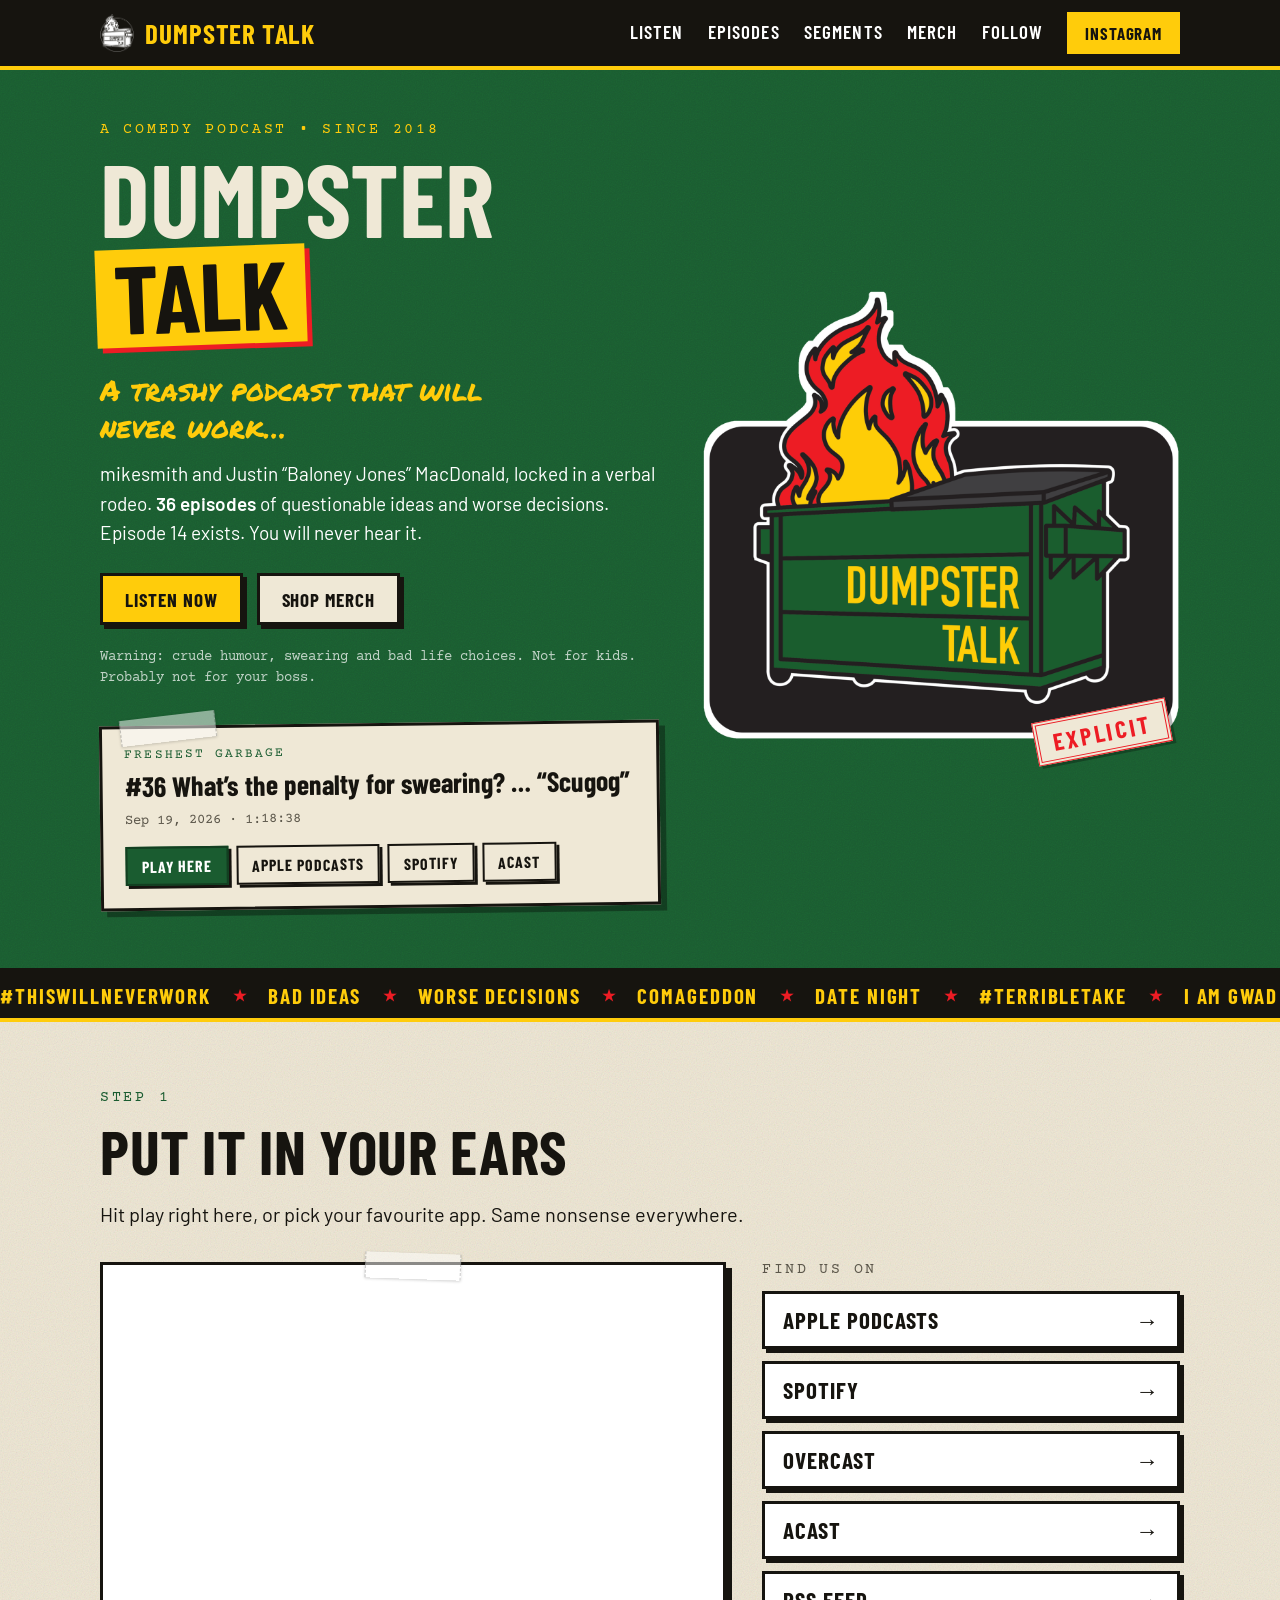
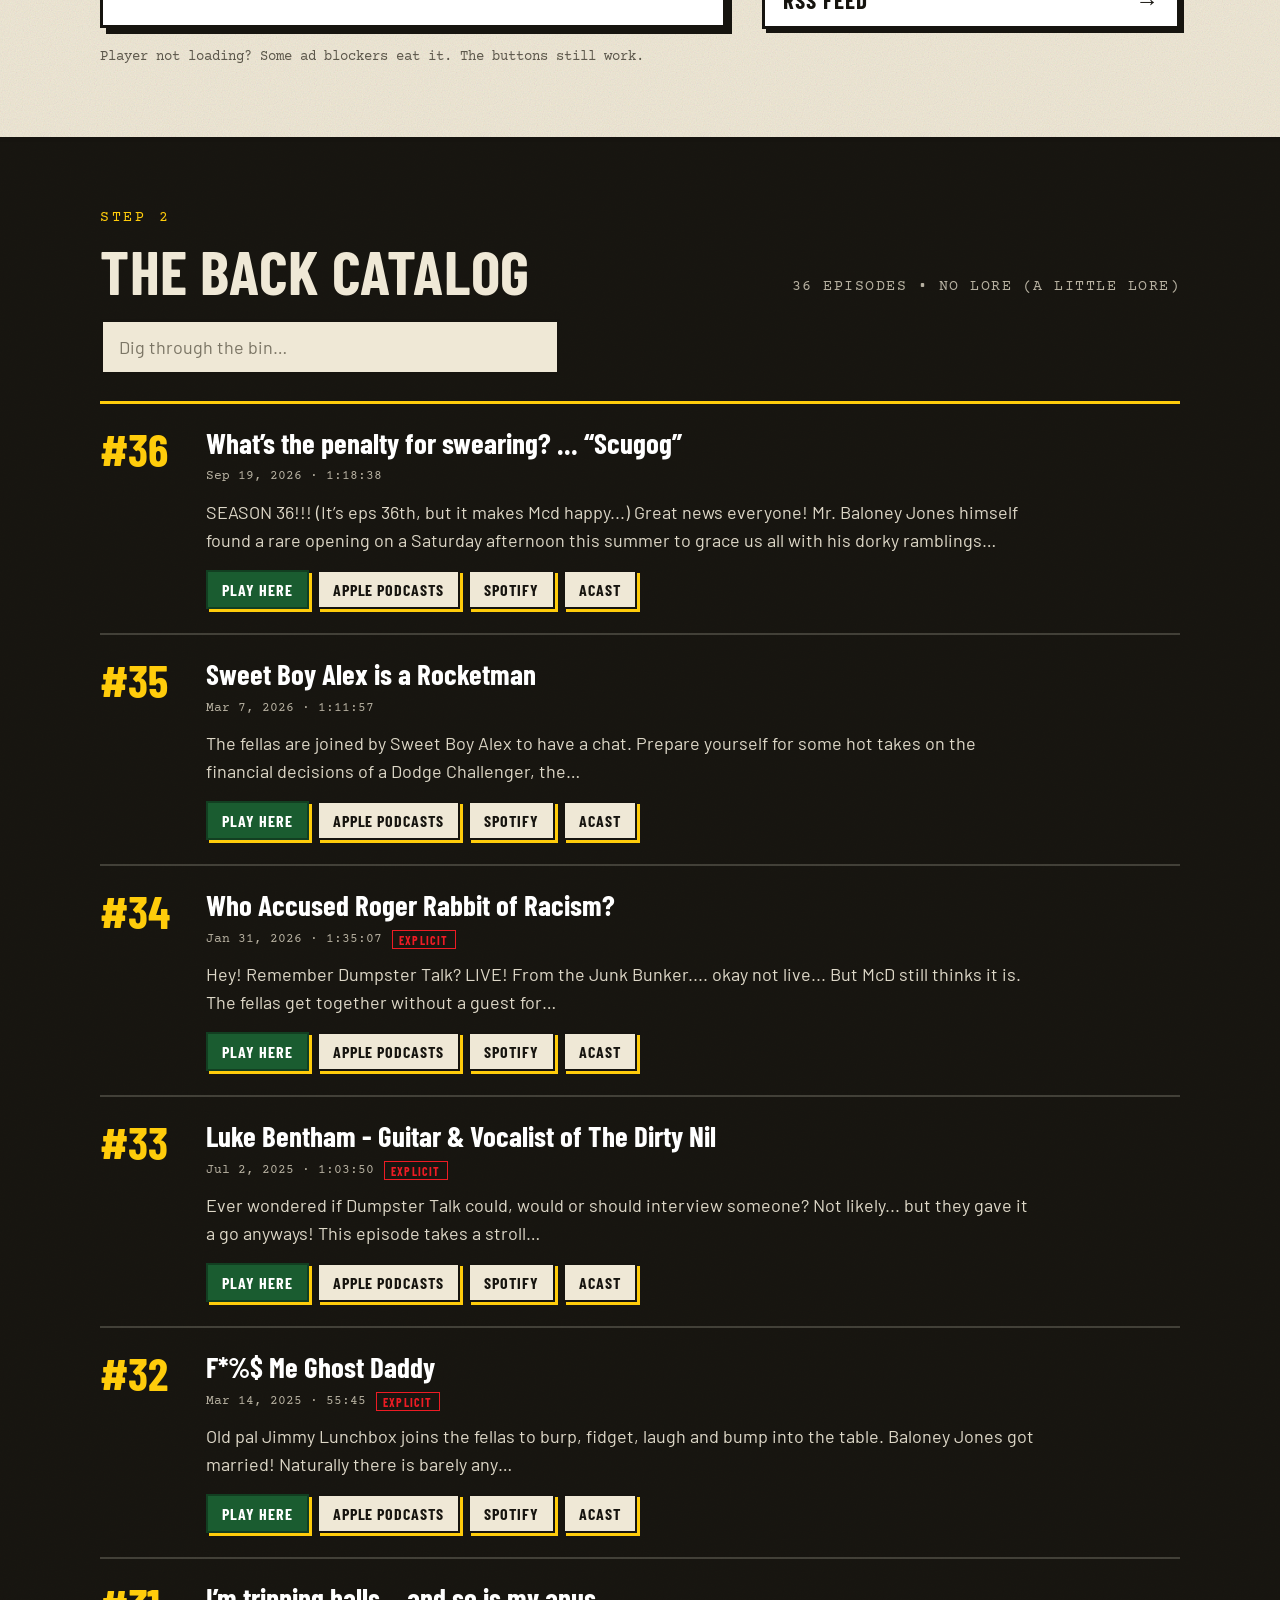
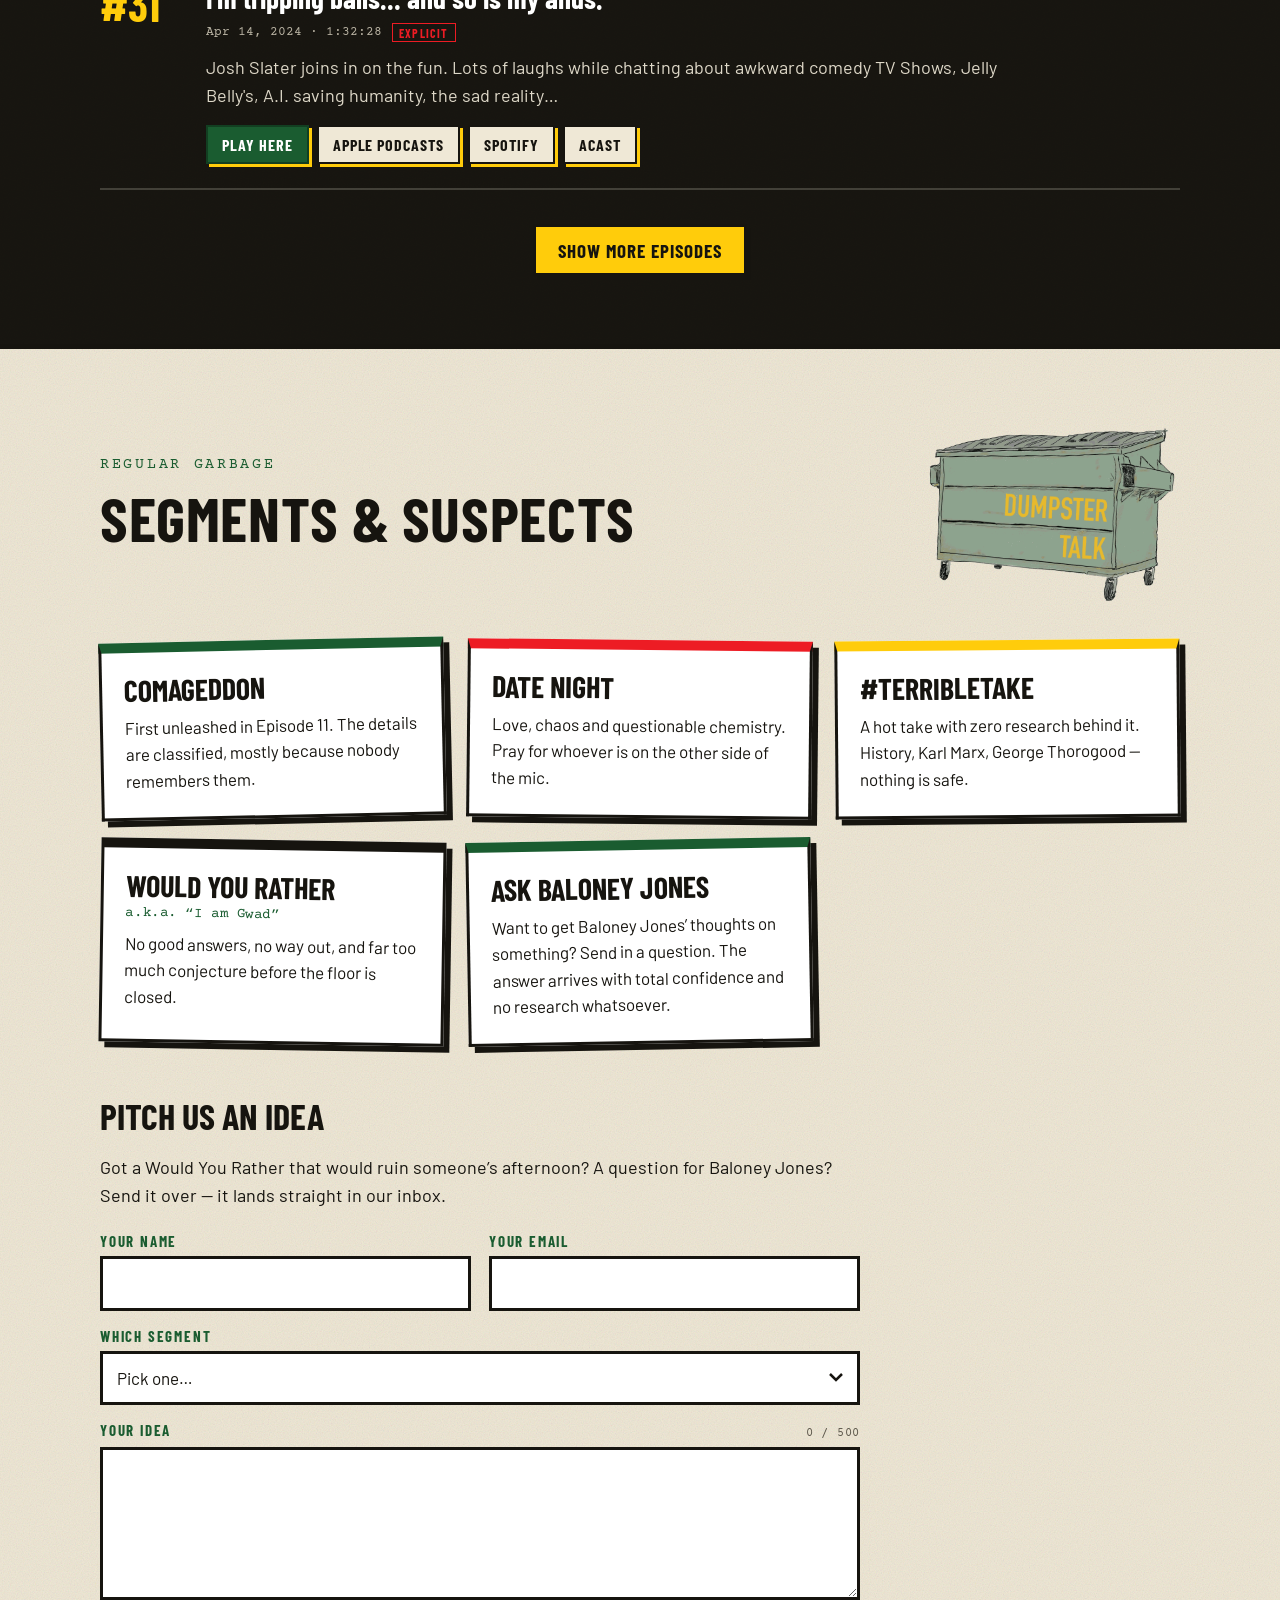
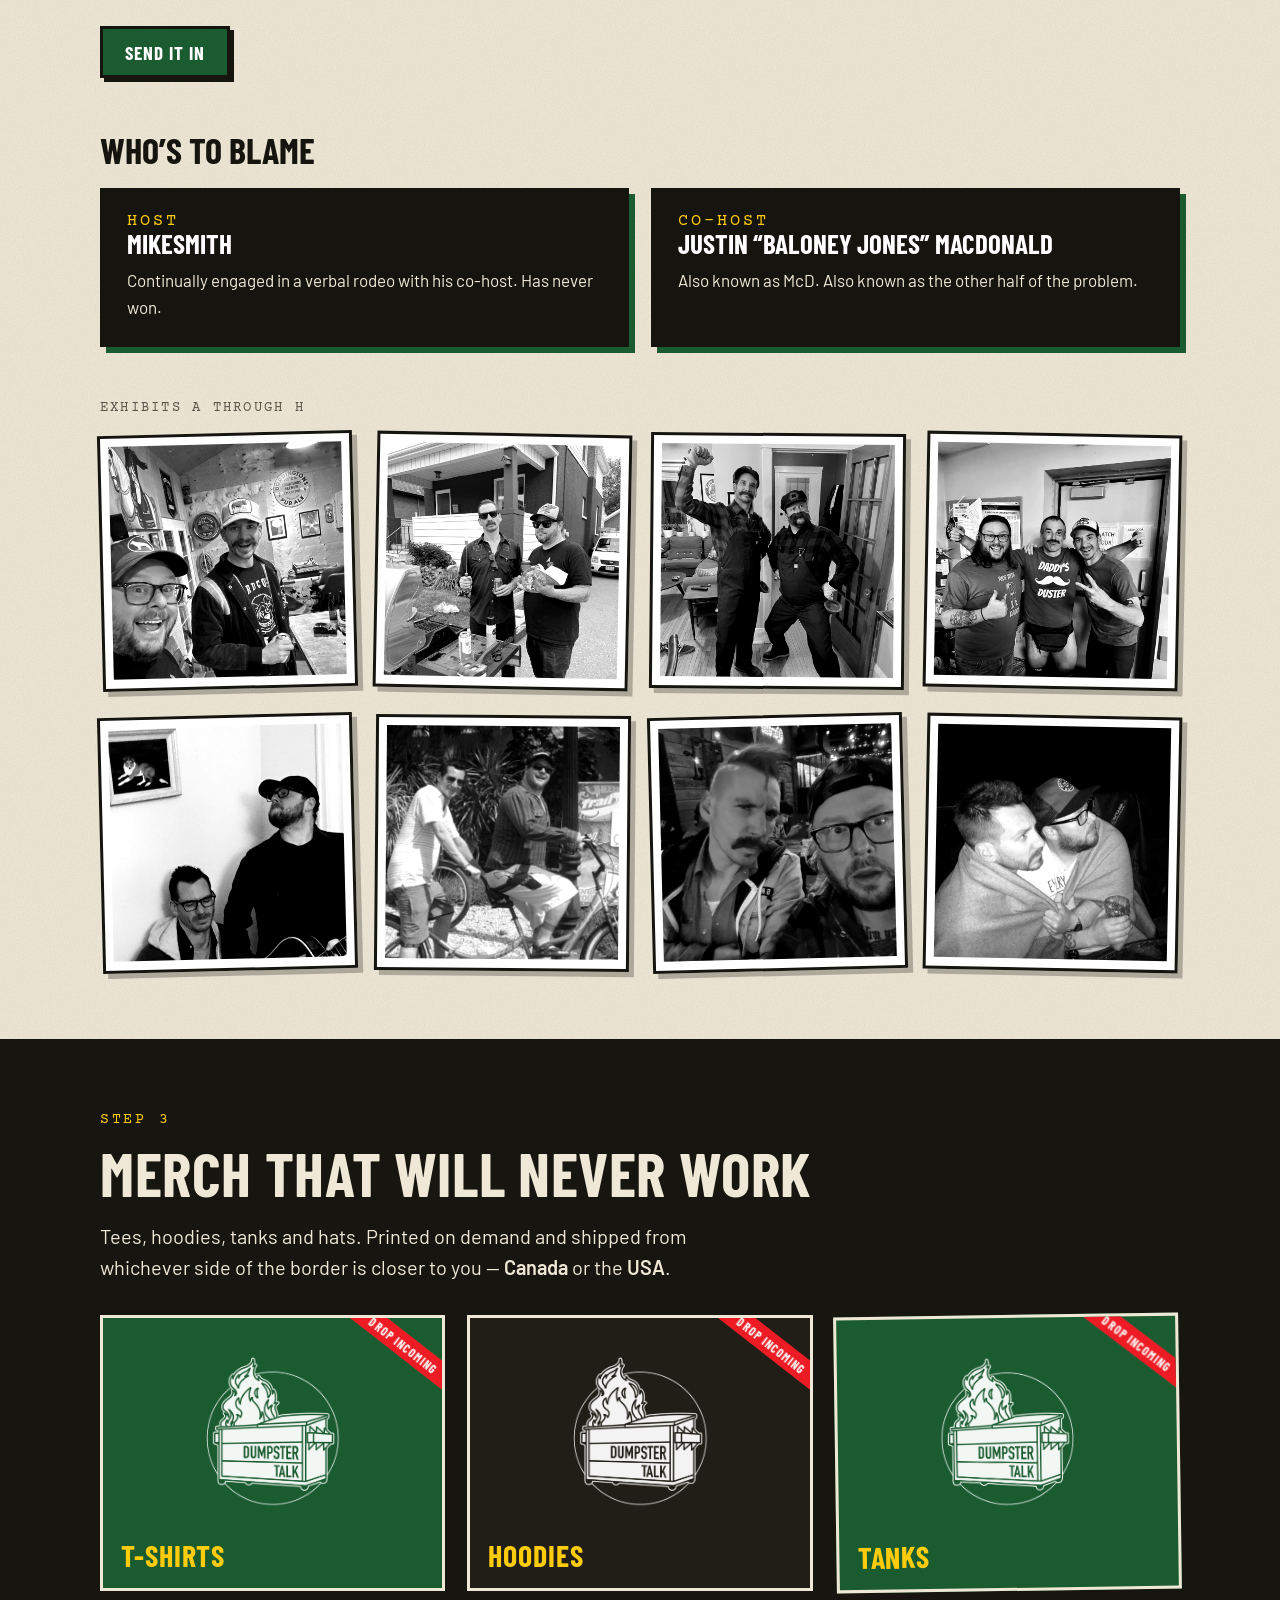
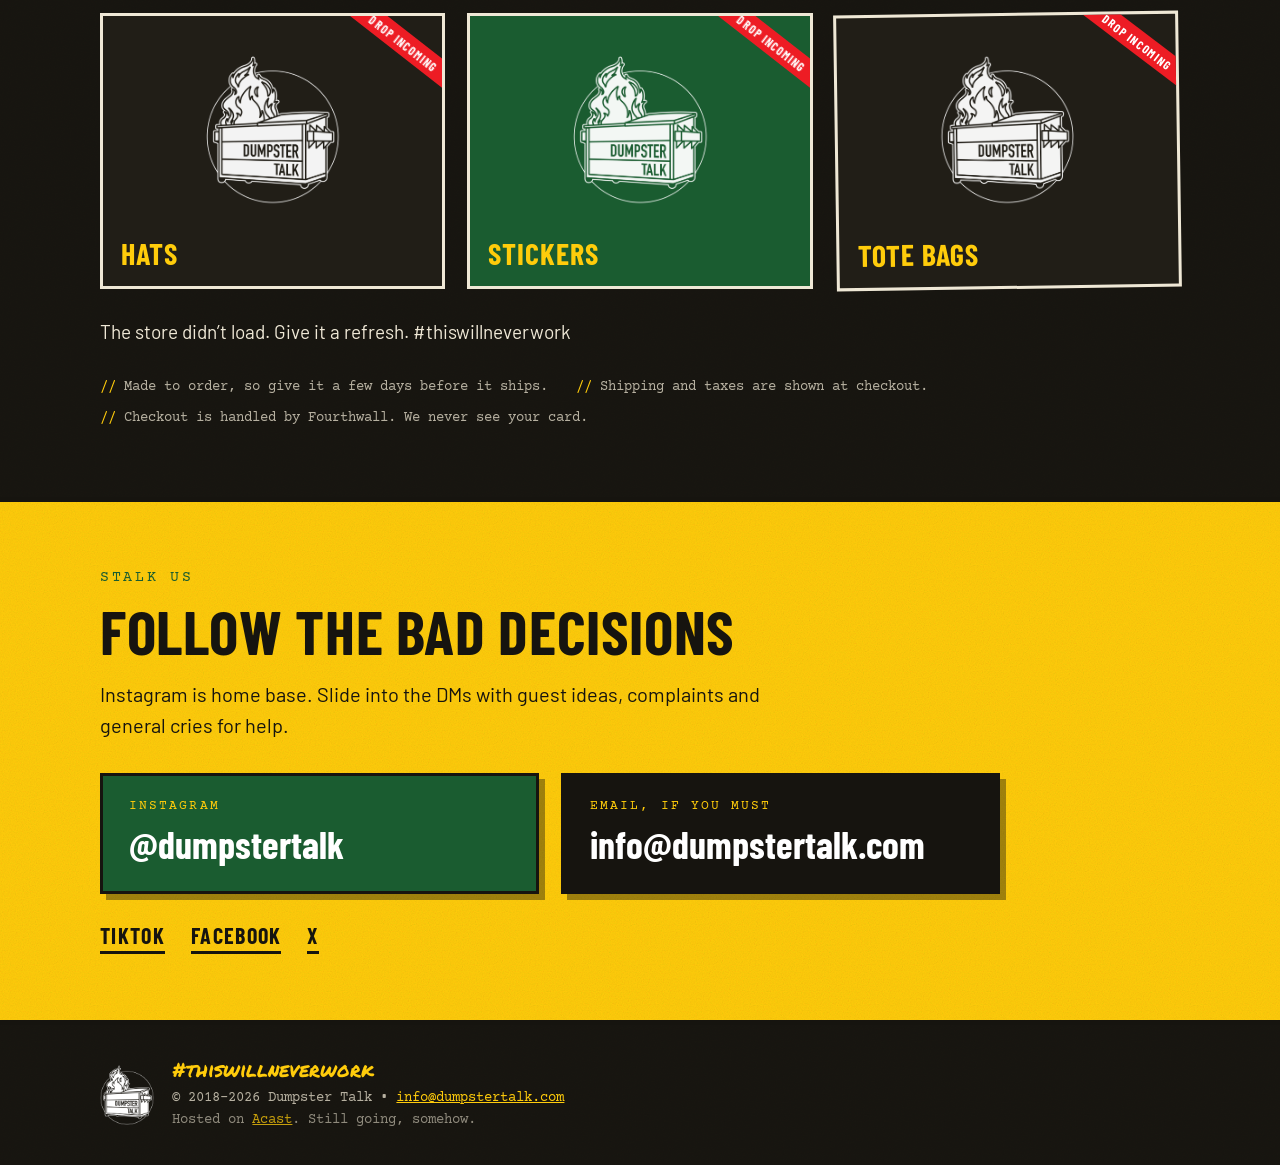
<file: index.html>
<!doctype html>
<html lang="en">
<head>
  <meta charset="utf-8">
  <meta name="viewport" content="width=device-width, initial-scale=1">
  <title>Dumpster Talk | A trashy podcast that will never work</title>
  <meta name="description" content="Dumpster Talk: mikesmith and Justin “Baloney Jones” MacDonald, locked in a verbal rodeo since 2018. Listen on Apple Podcasts, Spotify and everywhere else. #thiswillneverwork">
  <link rel="canonical" href="https://www.dumpstertalk.com/">
  <meta name="theme-color" content="#16140f">

  <meta property="og:type" content="website">
  <meta property="og:site_name" content="Dumpster Talk">
  <meta property="og:title" content="Dumpster Talk | A trashy podcast that will never work">
  <meta property="og:description" content="Questionable ideas and worse decisions since 2018. Listen on Apple Podcasts, Spotify and everywhere else.">
  <meta property="og:url" content="https://www.dumpstertalk.com/">
  <meta property="og:image" content="https://www.dumpstertalk.com/assets/img/share.png">
  <meta name="twitter:card" content="summary_large_image">

  <link rel="icon" href="favicon.ico" sizes="any">
  <link rel="icon" type="image/png" sizes="48x48" href="assets/favicon-48.png">
  <link rel="icon" type="image/png" sizes="192x192" href="assets/favicon-192.png">
  <link rel="apple-touch-icon" href="assets/apple-touch-icon.png">

  <link rel="preload" href="assets/fonts/barlow-condensed-latin-700-normal.woff2" as="font" type="font/woff2" crossorigin>
  <link rel="preload" href="assets/fonts/barlow-latin-400-normal.woff2" as="font" type="font/woff2" crossorigin>
  <link rel="stylesheet" href="assets/style.css">

  <script type="application/ld+json">
  {
    "@context": "https://schema.org",
    "@type": "PodcastSeries",
    "name": "Dumpster Talk",
    "url": "https://www.dumpstertalk.com/",
    "description": "A comedy podcast from mikesmith and Justin “Baloney Jones” MacDonald. Questionable ideas and worse decisions since 2018.",
    "image": "https://www.dumpstertalk.com/assets/img/share.png",
    "webFeed": "https://feeds.acast.com/public/shows/dumpstertalk",
    "sameAs": [
      "https://podcasts.apple.com/us/podcast/dumpster-talk/id1402693187",
      "https://open.spotify.com/show/6BAHHbgVz55KW9GHR7UkGF",
      "https://www.instagram.com/dumpstertalk",
      "https://www.tiktok.com/@dumpstertalkpodcast",
      "https://www.facebook.com/dumpstertalk",
      "https://www.x.com/dumpstertalk"
    ]
  }
  </script>
</head>
<body>
  <a class="skip" href="#main">Skip to content</a>

  <header class="site-header">
    <div class="wrap bar">
      <a class="brand" href="#top" aria-label="Dumpster Talk, back to top">
        <img src="assets/img/logo-line.png" alt="" width="36" height="40">
        <span>Dumpster Talk</span>
      </a>
      <button class="nav-toggle" type="button" aria-expanded="false" aria-controls="site-nav">Menu</button>
      <nav class="site-nav" id="site-nav" aria-label="Main">
        <a href="#listen">Listen</a>
        <a href="#episodes">Episodes</a>
        <a href="#segments">Segments</a>
        <a href="#merch">Merch</a>
        <a href="#follow">Follow</a>
        <a class="btn btn-yellow btn-sm" href="https://www.instagram.com/dumpstertalk" target="_blank" rel="noopener">Instagram</a>
      </nav>
    </div>
  </header>

  <main id="main">

    <!-- HERO -->
    <section class="hero grain" id="top">
      <div class="wrap hero-grid">
        <div class="hero-text">
          <p class="kicker">A comedy podcast &bull; since 2018</p>
          <h1 class="hero-title"><span class="ht-1">Dumpster</span><span class="ht-2">Talk</span></h1>
          <p class="tagline">A trashy podcast that will never work&hellip;</p>
          <p class="lede">
            mikesmith and Justin &ldquo;Baloney Jones&rdquo; MacDonald, locked in a verbal rodeo.
            <strong><span data-ep-count>36</span> episodes</strong> of questionable ideas and worse decisions.
            Episode 14 exists. You will never hear it.
          </p>
          <div class="btn-row">
            <a class="btn btn-yellow" href="#listen">Listen now</a>
            <a class="btn btn-white" href="#merch">Shop merch</a>
          </div>
          <p class="warning">Warning: crude humour, swearing and bad life choices. Not for kids. Probably not for your boss.</p>

          <div class="latest card-tilt" id="latest" hidden>
            <span class="tape tape-tl" aria-hidden="true"></span>
            <p class="latest-label">Freshest garbage</p>
            <h2 class="latest-title" id="latest-title"></h2>
            <p class="latest-meta" id="latest-meta"></p>
            <div class="ep-actions" id="latest-actions"></div>
          </div>
        </div>

        <div class="hero-art">
          <img src="assets/img/logo-color.png" width="1400" height="1318" alt="Dumpster Talk logo: a green dumpster on fire">
          <span class="stamp" aria-hidden="true">Explicit</span>
        </div>
      </div>
    </section>

    <!-- TICKER -->
    <div class="ticker" aria-hidden="true">
      <div class="ticker-track">
        <span>#thiswillneverwork</span><b>&#9733;</b><span>bad ideas</span><b>&#9733;</b><span>worse decisions</span><b>&#9733;</b><span>comageddon</span><b>&#9733;</b><span>date night</span><b>&#9733;</b><span>#terribletake</span><b>&#9733;</b><span>i am gwad</span><b>&#9733;</b>
        <span>#thiswillneverwork</span><b>&#9733;</b><span>bad ideas</span><b>&#9733;</b><span>worse decisions</span><b>&#9733;</b><span>comageddon</span><b>&#9733;</b><span>date night</span><b>&#9733;</b><span>#terribletake</span><b>&#9733;</b><span>i am gwad</span><b>&#9733;</b>
      </div>
    </div>

    <!-- LISTEN -->
    <section class="section paper grain" id="listen">
      <div class="wrap">
        <p class="kicker on-paper">Step 1</p>
        <h2 class="section-title">Put it in your ears</h2>
        <p class="section-lede">Hit play right here, or pick your favourite app. Same nonsense everywhere.</p>

        <div class="listen-grid">
          <div>
            <div class="player-box">
              <span class="tape tape-top" aria-hidden="true"></span>
              <iframe id="player" title="Dumpster Talk player" src="https://embed.acast.com/6254949841eb830014151378?accentColor=161616&amp;bgColor=ffcc0b&amp;secondaryColor=161616&amp;font-family=Barlow%20Condensed&amp;font-src=https%3A%2F%2Ffonts.googleapis.com%2Fcss%3Ffamily%3DBarlow%2BCondensed&amp;subscribe=false&amp;feed=true" width="100%" height="360" frameborder="0" loading="lazy" allow="autoplay; clipboard-write"></iframe>
            </div>
            <p class="player-note">
              <button class="linklike" id="player-reset" type="button" hidden>&larr; Back to the full episode list in the player</button>
              <span class="player-fallback">Player not loading? Some ad blockers eat it. The buttons still work.</span>
            </p>
          </div>
          <div>
            <p class="small-head">Find us on</p>
            <ul class="plat-list">
              <li><a href="https://podcasts.apple.com/us/podcast/dumpster-talk/id1402693187" target="_blank" rel="noopener">Apple Podcasts <i aria-hidden="true">&rarr;</i></a></li>
              <li><a href="https://open.spotify.com/show/6BAHHbgVz55KW9GHR7UkGF" target="_blank" rel="noopener">Spotify <i aria-hidden="true">&rarr;</i></a></li>
              <li><a href="https://overcast.fm/itunes1402693187" target="_blank" rel="noopener">Overcast <i aria-hidden="true">&rarr;</i></a></li>
              <li><a href="https://shows.acast.com/dumpstertalk" target="_blank" rel="noopener">Acast <i aria-hidden="true">&rarr;</i></a></li>
              <li><a href="https://feeds.acast.com/public/shows/dumpstertalk" target="_blank" rel="noopener">RSS feed <i aria-hidden="true">&rarr;</i></a></li>
              <!-- More platforms: copy one of the lines above and swap in the name and link. -->
            </ul>
          </div>
        </div>
      </div>
    </section>

    <!-- EPISODES -->
    <section class="section dark grain" id="episodes">
      <div class="wrap">
        <div class="section-head">
          <div>
            <p class="kicker">Step 2</p>
            <h2 class="section-title">The back catalog</h2>
          </div>
          <p class="count"><span data-ep-count>36</span> episodes &bull; no lore (a little lore)</p>
        </div>

        <label class="search">
          <span class="sr-only">Search episodes</span>
          <input id="ep-search" type="search" placeholder="Dig through the bin&hellip;" autocomplete="off">
        </label>

        <ol class="ep-list" id="ep-list"></ol>
        <p class="more-row"><button class="btn btn-yellow" id="ep-more" type="button" hidden>Show more episodes</button></p>
        <noscript><p>Turn on JavaScript to dig through the bin here, or <a href="https://shows.acast.com/dumpstertalk">see every episode on Acast</a>.</p></noscript>
      </div>
    </section>

    <!-- SEGMENTS + SUSPECTS -->
    <section class="section paper grain" id="segments">
      <div class="wrap">
        <div class="seg-head">
          <div>
            <p class="kicker on-paper">Regular garbage</p>
            <h2 class="section-title">Segments &amp; suspects</h2>
          </div>
          <img class="seg-sketch" src="assets/img/sketch.png" width="760" height="552" alt="A hand-drawn green dumpster with Dumpster Talk on the side" loading="lazy">
        </div>

        <ul class="tickets">
          <li class="ticket t1">
            <h3>Comageddon</h3>
            <p>First unleashed in Episode 11. The details are classified, mostly because nobody remembers them.</p>
          </li>
          <li class="ticket t2">
            <h3>Date Night</h3>
            <p>Love, chaos and questionable chemistry. Pray for whoever is on the other side of the mic.</p>
          </li>
          <li class="ticket t3">
            <h3>#TerribleTake</h3>
            <p>A hot take with zero research behind it. History, Karl Marx, George Thorogood &mdash; nothing is safe.</p>
          </li>
          <li class="ticket t4">
            <h3>Would You Rather</h3>
            <p class="ticket-aka">a.k.a. &ldquo;I am Gwad&rdquo;</p>
            <p>No good answers, no way out, and far too much conjecture before the floor is closed.</p>
          </li>
          <li class="ticket t5">
            <h3>Ask Baloney Jones</h3>
            <p>Want to get Baloney Jones&rsquo; thoughts on something? Send in a question. The answer arrives with total confidence and no research whatsoever.</p>
          </li>
        </ul>

        <h3 class="sub-title">Pitch us an idea</h3>
        <p class="form-lede">Got a Would You Rather that would ruin someone&rsquo;s afternoon? A question for Baloney Jones? Send it over &mdash; it lands straight in our inbox.</p>

        <form class="pitch" id="pitch-form" novalidate>
          <div class="pitch-row">
            <label class="field">
              <span class="field-label">Your name</span>
              <input type="text" name="name" id="pf-name" maxlength="80" autocomplete="name" required>
            </label>
            <label class="field">
              <span class="field-label">Your email</span>
              <input type="email" name="email" id="pf-email" maxlength="120" autocomplete="email" required>
            </label>
          </div>

          <label class="field">
            <span class="field-label">Which segment</span>
            <select name="segment" id="pf-segment" required>
              <option value="">Pick one&hellip;</option>
              <option>Comageddon</option>
              <option>Date Night</option>
              <option>#TerribleTake</option>
              <option>Would You Rather</option>
              <option>Ask Baloney Jones</option>
              <option>Not sure / something else</option>
            </select>
          </label>

          <label class="field">
            <span class="field-label">Your idea <span class="counter" id="pf-count">0 / 500</span></span>
            <textarea name="message" id="pf-message" maxlength="500" rows="5" required></textarea>
          </label>

          <input type="checkbox" name="botcheck" class="botcheck" tabindex="-1" autocomplete="off" aria-hidden="true">

          <div class="pitch-actions">
            <button class="btn btn-green" type="submit" id="pf-submit">Send it in</button>
            <p class="pitch-status" id="pf-status" role="status" aria-live="polite"></p>
          </div>
        </form>

        <h3 class="sub-title">Who&rsquo;s to blame</h3>
        <div class="hosts">
          <article class="host">
            <p class="host-role">Host</p>
            <h4>mikesmith</h4>
            <p>Continually engaged in a verbal rodeo with his co-host. Has never won.</p>
          </article>
          <article class="host">
            <p class="host-role">Co-host</p>
            <h4>Justin &ldquo;Baloney Jones&rdquo; MacDonald</h4>
            <p>Also known as McD. Also known as the other half of the problem.</p>
          </article>
        </div>

        <p class="wall-label">Exhibits A through H</p>
        <ul class="wall">
          <li class="snap"><img src="assets/img/photos/bunker.jpg" width="880" height="1173" alt="The two hosts in a wood-panelled garage" loading="lazy"></li>
          <li class="snap"><img src="assets/img/photos/bbq.jpg" width="880" height="1173" alt="The two hosts standing at a barbecue holding hot dogs" loading="lazy"></li>
          <li class="snap"><img src="assets/img/photos/costumes.jpg" width="880" height="1173" alt="The two hosts in overalls and fake moustaches" loading="lazy"></li>
          <li class="snap"><img src="assets/img/photos/darts.jpg" width="880" height="1173" alt="Three friends posing in a dart league room" loading="lazy"></li>
          <li class="snap"><img src="assets/img/photos/guitar.jpg" width="880" height="880" alt="One host playing guitar while the other sits beside him" loading="lazy"></li>
          <li class="snap"><img src="assets/img/photos/bike.jpg" width="880" height="495" alt="The two hosts on a tandem bicycle" loading="lazy"></li>
          <li class="snap"><img src="assets/img/photos/bar.jpg" width="880" height="660" alt="The two hosts in a bar" loading="lazy"></li>
          <li class="snap"><img src="assets/img/photos/blanket.jpg" width="880" height="660" alt="The two hosts wrapped in one blanket outdoors at night" loading="lazy"></li>
        </ul>
      </div>
    </section>

    <!-- MERCH -->
    <section class="section dark grain" id="merch">
      <div class="wrap">
        <p class="kicker">Step 3</p>
        <h2 class="section-title">Merch that will never work</h2>
        <p class="section-lede">Tees, hoodies, tanks and hats. Printed on demand and shipped from whichever side of the border is closer to you &mdash; <strong>Canada</strong> or the <strong>USA</strong>.</p>

        <div id="merch-store" class="merch-store" aria-live="polite"></div>

        <ul class="merch-notes">
          <li>Made to order, so give it a few days before it ships.</li>
          <li>Shipping and taxes are shown at checkout.</li>
          <li>Checkout is handled by Fourthwall. We never see your card.</li>
        </ul>
      </div>
    </section>

    <!-- FOLLOW -->
    <section class="section yellow grain" id="follow">
      <div class="wrap">
        <p class="kicker on-paper">Stalk us</p>
        <h2 class="section-title">Follow the bad decisions</h2>
        <p class="section-lede">Instagram is home base. Slide into the DMs with guest ideas, complaints and general cries for help.</p>

        <div class="contact-grid">
          <a class="contact-card primary" href="https://www.instagram.com/dumpstertalk" target="_blank" rel="noopener">
            <span class="cc-label">Instagram</span>
            <span class="cc-main">@dumpstertalk</span>
          </a>
          <a class="contact-card" href="mailto:info@dumpstertalk.com">
            <span class="cc-label">Email, if you must</span>
            <span class="cc-main">info@dumpstertalk.com</span>
          </a>
        </div>

        <ul class="social-row">
          <li><a href="https://www.tiktok.com/@dumpstertalkpodcast" target="_blank" rel="noopener">TikTok</a></li>
          <li><a href="https://www.facebook.com/dumpstertalk" target="_blank" rel="noopener">Facebook</a></li>
          <li><a href="https://www.x.com/dumpstertalk" target="_blank" rel="noopener">X</a></li>
        </ul>
      </div>
    </section>
  </main>

  <footer class="site-footer grain">
    <div class="wrap foot">
      <img src="assets/img/logo-line.png" alt="" width="54" height="60">
      <div>
        <p class="foot-tag">#thiswillneverwork</p>
        <p class="foot-line">&copy; 2018&ndash;<span data-year>2026</span> Dumpster Talk &bull; <a href="mailto:info@dumpstertalk.com">info@dumpstertalk.com</a></p>
        <p class="foot-line small">Hosted on <a href="https://shows.acast.com/dumpstertalk" target="_blank" rel="noopener">Acast</a>. Still going, somehow.</p>
      </div>
    </div>
  </footer>

  <script src="data/episodes.js"></script>
  <script src="assets/store-config.js"></script>
  <script src="assets/form-config.js"></script>
  <script src="assets/main.js"></script>
</body>
</html>
</file>
<file: assets/style.css>
/* ==========================================================
   DUMPSTER TALK
   Colours and type come from the show's own logos.
   Change a colour in :root and the whole site follows.
   ========================================================== */

/* Self-hosted fonts (SIL Open Font License, see assets/fonts) */
@font-face { font-family: "Barlow Condensed"; font-weight: 600; font-style: normal; font-display: swap; src: url("fonts/barlow-condensed-latin-600-normal.woff2") format("woff2"); }
@font-face { font-family: "Barlow Condensed"; font-weight: 700; font-style: normal; font-display: swap; src: url("fonts/barlow-condensed-latin-700-normal.woff2") format("woff2"); }
@font-face { font-family: "Barlow"; font-weight: 400; font-style: normal; font-display: swap; src: url("fonts/barlow-latin-400-normal.woff2") format("woff2"); }
@font-face { font-family: "Barlow"; font-weight: 600; font-style: normal; font-display: swap; src: url("fonts/barlow-latin-600-normal.woff2") format("woff2"); }
@font-face { font-family: "Permanent Marker"; font-weight: 400; font-style: normal; font-display: swap; src: url("fonts/permanent-marker-latin-400-normal.woff2") format("woff2"); }
@font-face { font-family: "Courier Prime"; font-weight: 400; font-style: normal; font-display: swap; src: url("fonts/courier-prime-latin-400-normal.woff2") format("woff2"); }

:root {
  --green: #1a5c30;
  --green-dark: #123f21;
  --yellow: #ffcc0b;
  --red: #ed1c24;
  --ink: #16140f;
  --paper: #efe8d6;
  --white: #ffffff;
  --muted: #5c574b;
  --line: #cfc7b0;
  --dim: #b7b1a1;

  --head: "Barlow Condensed", "Arial Narrow", Arial, sans-serif;
  --body: "Barlow", Arial, sans-serif;
  --marker: "Permanent Marker", "Comic Sans MS", cursive;
  --mono: "Courier Prime", "Courier New", monospace;
  --border: 3px solid var(--ink);
}

*, *::before, *::after { box-sizing: border-box; }
html { scroll-behavior: smooth; scroll-padding-top: 72px; }
body {
  margin: 0;
  background: var(--paper);
  color: var(--ink);
  font: 400 18px/1.55 var(--body);
  -webkit-font-smoothing: antialiased;
  overflow-x: hidden;
}
img { max-width: 100%; height: auto; display: block; }
a { color: inherit; }
h1, h2, h3, h4 { font-family: var(--head); font-weight: 700; line-height: 1; margin: 0; }
p { margin: 0 0 1em; }
[hidden] { display: none !important; }
strong { font-weight: 600; }

:focus-visible { outline: 3px solid var(--red); outline-offset: 3px; }
.dark :focus-visible, .site-header :focus-visible, .site-footer :focus-visible, .hero :focus-visible { outline-color: var(--yellow); }

.wrap { width: 100%; max-width: 1120px; margin: 0 auto; padding: 0 20px; position: relative; z-index: 1; }
.sr-only { position: absolute; width: 1px; height: 1px; overflow: hidden; clip: rect(0 0 0 0); white-space: nowrap; }
.skip { position: absolute; left: 12px; top: -70px; background: var(--yellow); color: var(--ink); padding: 10px 14px; font-weight: 600; z-index: 100; border: var(--border); }
.skip:focus { top: 12px; }

/* ---------- Grubby paper grain ---------- */
.grain { position: relative; }
.grain::after {
  content: ""; position: absolute; inset: 0; pointer-events: none; z-index: 0;
  opacity: .5; mix-blend-mode: multiply;
  background-image: url("data:image/svg+xml,%3Csvg xmlns='http://www.w3.org/2000/svg' width='220' height='220'%3E%3Cfilter id='n'%3E%3CfeTurbulence type='fractalNoise' baseFrequency='.85' numOctaves='3'/%3E%3C/filter%3E%3Crect width='220' height='220' filter='url(%23n)' opacity='.38'/%3E%3C/svg%3E");
}
.dark.grain::after, .hero.grain::after, .site-footer.grain::after { mix-blend-mode: overlay; opacity: .42; }

/* ---------- Buttons ---------- */
.btn {
  display: inline-block;
  font: 700 19px/1 var(--head);
  text-transform: uppercase;
  letter-spacing: .05em;
  text-decoration: none;
  padding: 14px 22px 13px;
  border: var(--border);
  cursor: pointer;
  background: var(--white);
  color: var(--ink);
  box-shadow: 4px 4px 0 var(--ink);
  transition: transform .08s, box-shadow .08s;
}
.btn:hover { transform: translate(-2px, -2px); box-shadow: 6px 6px 0 var(--ink); }
.btn:active { transform: translate(2px, 2px); box-shadow: 1px 1px 0 var(--ink); }
.btn-yellow { background: var(--yellow); }
.btn-white { background: var(--paper); }
.btn-green { background: var(--green); color: var(--white); }
.btn-green:hover { background: var(--green-dark); }
.btn:disabled { opacity: .55; cursor: wait; transform: none; box-shadow: 4px 4px 0 var(--ink); }
.btn-sm { padding: 10px 15px 9px; font-size: 17px; box-shadow: 3px 3px 0 var(--ink); }
.btn-row { display: flex; flex-wrap: wrap; gap: 14px; margin-top: 26px; }

/* ---------- Tape ---------- */
.tape {
  position: absolute; width: 96px; height: 26px; z-index: 3;
  background: rgba(255,255,255,.5);
  border-left: 1px dashed rgba(0,0,0,.22);
  border-right: 1px dashed rgba(0,0,0,.22);
  box-shadow: 0 1px 3px rgba(0,0,0,.18);
}
.tape-tl { top: -13px; left: 18px; transform: rotate(-6deg); }
.tape-top { top: -12px; left: 50%; margin-left: -48px; transform: rotate(2deg); }

/* ---------- Header ---------- */
.site-header { position: sticky; top: 0; z-index: 50; background: var(--ink); color: var(--white); border-bottom: 4px solid var(--yellow); }
.bar { display: flex; align-items: center; justify-content: space-between; min-height: 66px; gap: 16px; }
.brand { display: flex; align-items: center; gap: 11px; text-decoration: none; }
.brand img { height: 38px; width: auto; }
.brand span { font: 700 27px/1 var(--head); text-transform: uppercase; letter-spacing: .03em; color: var(--yellow); }
.site-nav { display: flex; align-items: center; gap: 24px; }
.site-nav a:not(.btn) { font: 600 19px/1 var(--head); text-transform: uppercase; letter-spacing: .06em; text-decoration: none; padding: 6px 0; border-bottom: 3px solid transparent; }
.site-nav a:not(.btn):hover { border-bottom-color: var(--yellow); }
.site-nav .btn { box-shadow: none; border-color: var(--yellow); }
.nav-toggle { display: none; font: 700 18px/1 var(--head); text-transform: uppercase; letter-spacing: .06em; background: none; color: var(--white); border: 2px solid var(--white); padding: 9px 14px 8px; cursor: pointer; }

/* ---------- Kickers, titles ---------- */
.kicker { font: 400 15px/1 var(--mono); text-transform: uppercase; letter-spacing: .18em; margin: 0 0 14px; color: var(--yellow); }
.kicker.on-paper { color: var(--green); }
.section-title { font-size: clamp(42px, 6vw, 62px); text-transform: uppercase; letter-spacing: .01em; margin: 0 0 18px; text-wrap: balance; }
.section-lede { font-size: 20px; max-width: 34em; margin: 0 0 32px; }
.small-head { font: 400 15px/1 var(--mono); text-transform: uppercase; letter-spacing: .16em; color: var(--muted); margin: 0 0 14px; }
.sub-title { font-size: clamp(28px, 4vw, 36px); text-transform: uppercase; margin: 54px 0 20px; }

/* ---------- Hero ---------- */
.hero { background: var(--green); color: var(--white); padding: 52px 0 60px; border-bottom: 5px solid var(--ink); }
.hero-grid { display: grid; grid-template-columns: 1.08fr .92fr; gap: 40px; align-items: center; }
.hero-title { display: flex; flex-direction: column; align-items: flex-start; gap: 4px; }
.ht-1 { font-size: clamp(56px, 8.6vw, 104px); line-height: .88; text-transform: uppercase; color: var(--paper); }
.ht-2 {
  font-size: clamp(52px, 8vw, 96px); line-height: .9; text-transform: uppercase;
  color: var(--ink); background: var(--yellow); padding: 4px 18px 8px;
  transform: rotate(-2deg); box-shadow: 5px 5px 0 var(--red); margin-left: -4px;
}
.tagline { font: 400 clamp(21px, 3vw, 29px)/1.28 var(--marker); color: var(--yellow); margin: 26px 0 14px; max-width: 16em; }
.lede { font-size: 19px; max-width: 30em; margin: 0; }
.warning { font: 400 14px/1.5 var(--mono); color: rgba(255,255,255,.72); margin: 22px 0 0; max-width: 40em; }

.hero-art { position: relative; }
.hero-art img { width: 100%; max-width: 520px; margin-left: auto; }
.stamp {
  position: absolute; right: 2%; bottom: -14px;
  font: 700 24px/1 var(--head); text-transform: uppercase; letter-spacing: .12em;
  color: var(--red); border: 4px double var(--red); padding: 7px 14px 5px;
  transform: rotate(-11deg); background: var(--paper);
  box-shadow: 3px 3px 0 rgba(0,0,0,.28);
}

.latest { position: relative; margin-top: 34px; background: var(--paper); color: var(--ink); border: var(--border); padding: 20px 22px 22px; max-width: 560px; box-shadow: 6px 6px 0 rgba(0,0,0,.35); }
.card-tilt { transform: rotate(-.7deg); }
.latest-label { font: 400 13px/1 var(--mono); text-transform: uppercase; letter-spacing: .16em; color: var(--green); margin: 0 0 10px; }
.latest-title { font-size: 28px; line-height: 1.06; }
.latest-meta { font: 400 14px/1.5 var(--mono); color: var(--muted); margin: 9px 0 14px; display: flex; flex-wrap: wrap; align-items: center; gap: 4px 10px; }

/* ---------- Ticker ---------- */
.ticker { background: var(--ink); color: var(--yellow); overflow: hidden; padding: 11px 0; border-bottom: 4px solid var(--yellow); }
.ticker-track { display: flex; align-items: center; gap: 22px; width: max-content; animation: roll 42s linear infinite; }
.ticker-track span { font: 700 21px/1 var(--head); text-transform: uppercase; letter-spacing: .09em; white-space: nowrap; }
.ticker-track b { color: var(--red); font-size: 15px; }
@keyframes roll { from { transform: translateX(0); } to { transform: translateX(-50%); } }

/* ---------- Sections ---------- */
.section { padding: 68px 0; border-bottom: 5px solid var(--ink); }
.paper { background: var(--paper); }
.dark { background: var(--ink); color: var(--paper); }
.yellow { background: var(--yellow); }
.section-head { display: flex; align-items: flex-end; justify-content: space-between; gap: 18px; flex-wrap: wrap; }
.count { font: 400 15px/1.4 var(--mono); text-transform: uppercase; letter-spacing: .1em; color: var(--dim); margin: 0 0 22px; }

/* ---------- Listen ---------- */
.listen-grid { display: grid; grid-template-columns: 1.5fr 1fr; gap: 36px; align-items: start; }
.player-box { position: relative; border: var(--border); background: var(--white); box-shadow: 6px 6px 0 var(--ink); }
.player-box iframe { display: block; border: 0; width: 100%; }
.player-note { margin: 18px 0 0; font: 400 14px/1.6 var(--mono); color: var(--muted); }
.linklike { display: block; background: none; border: 0; padding: 0; font: 400 14px/1.6 var(--mono); color: var(--green); text-decoration: underline; cursor: pointer; margin-bottom: 4px; }
.plat-list { list-style: none; margin: 0; padding: 0; display: grid; gap: 12px; }
.plat-list a {
  display: flex; justify-content: space-between; align-items: center;
  font: 700 23px/1 var(--head); text-transform: uppercase; letter-spacing: .04em; text-decoration: none;
  background: var(--white); border: var(--border); padding: 15px 18px 14px;
  box-shadow: 4px 4px 0 var(--ink); transition: transform .08s, box-shadow .08s, background .08s;
}
.plat-list a:hover { background: var(--yellow); transform: translate(-2px, -2px); box-shadow: 6px 6px 0 var(--ink); }

/* ---------- Episodes (on the dark section) ---------- */
.search input {
  width: 100%; max-width: 460px; font: 400 18px/1 var(--body); padding: 14px 16px;
  border: var(--border); background: var(--paper); color: var(--ink);
}
.search input::placeholder { color: #7b7565; }
.ep-list { list-style: none; margin: 26px 0 0; padding: 0; border-top: 3px solid var(--yellow); }
.ep { display: grid; grid-template-columns: 88px 1fr; gap: 6px 18px; align-items: start; padding: 24px 0; border-bottom: 2px solid rgba(239,232,214,.2); }
.ep-num { font: 700 46px/.9 var(--head); color: var(--yellow); }
.ep-num.bonus { font-size: 24px; padding-top: 8px; }
.ep-title { font-size: 29px; line-height: 1.06; color: var(--white); }
.ep-meta { font: 400 13px/1.5 var(--mono); color: var(--dim); margin: 9px 0 0; display: flex; flex-wrap: wrap; align-items: center; gap: 4px 10px; }
.tag-explicit { font: 700 12px/1 var(--head); text-transform: uppercase; letter-spacing: .1em; border: 1.5px solid currentColor; padding: 3px 6px 2px; color: var(--red); }
.ep-desc { margin: 12px 0 0; max-width: 46em; color: #ded8c8; }
.ep-actions { display: flex; flex-wrap: wrap; gap: 8px; margin-top: 15px; }
.ep-empty { padding: 26px 0; border-bottom: 2px solid rgba(239,232,214,.2); }
.ep-btn {
  font: 700 16px/1 var(--head); text-transform: uppercase; letter-spacing: .06em; text-decoration: none; cursor: pointer;
  background: var(--paper); color: var(--ink); border: 2px solid var(--ink); padding: 10px 14px 9px; box-shadow: 3px 3px 0 var(--yellow);
}
.ep-btn:hover { background: var(--yellow); }
.ep-btn.play { background: var(--green); color: var(--white); border-color: var(--green-dark); }
.ep-btn.play:hover { background: var(--yellow); color: var(--ink); }
.more-row { margin: 34px 0 0; text-align: center; }
/* Latest-episode card sits on light paper, so flip its buttons */
.latest .ep-btn { box-shadow: 3px 3px 0 var(--ink); }
.latest .tag-explicit { color: var(--red); }

/* ---------- Segments & suspects ---------- */
.seg-head { display: grid; grid-template-columns: 1fr 260px; gap: 24px; align-items: center; margin-bottom: 34px; }
.seg-sketch { width: 100%; transform: rotate(2deg); }
.tickets { list-style: none; margin: 0; padding: 0; display: grid; grid-template-columns: repeat(3, 1fr); gap: 22px; }
.ticket { background: var(--white); border: var(--border); padding: 22px 22px 24px; box-shadow: 6px 6px 0 var(--ink); }
.ticket h3 { font-size: 30px; text-transform: uppercase; margin-bottom: 10px; }
.ticket p { margin: 0; font-size: 17px; }
.ticket-aka { font: 400 14px/1 var(--mono) !important; letter-spacing: .04em; color: var(--green); margin: -4px 0 10px !important; }
.ticket.t1 { transform: rotate(-1.2deg); border-top: 10px solid var(--green); }
.ticket.t2 { transform: rotate(.6deg); border-top: 10px solid var(--red); }
.ticket.t3 { transform: rotate(-.5deg); border-top: 10px solid var(--yellow); }
.ticket.t4 { transform: rotate(.9deg); border-top: 10px solid var(--ink); }
.ticket.t5 { transform: rotate(-1deg); border-top: 10px solid var(--green); }

.hosts { display: grid; grid-template-columns: repeat(2, 1fr); gap: 22px; }
.host { background: var(--ink); color: var(--paper); border: var(--border); padding: 22px 24px 24px; box-shadow: 6px 6px 0 var(--green); }
.host-role { font: 400 13px/1 var(--mono); text-transform: uppercase; letter-spacing: .18em; color: var(--yellow); margin: 0 0 10px; }
.host h4 { font-size: 27px; text-transform: uppercase; color: var(--white); margin-bottom: 10px; }
.host p { margin: 0; font-size: 17px; }

.wall-label { font: 400 14px/1 var(--mono); text-transform: uppercase; letter-spacing: .16em; color: var(--muted); margin: 54px 0 18px; }
.wall { list-style: none; margin: 0; padding: 0; display: grid; grid-template-columns: repeat(4, 1fr); gap: 26px 20px; }
.snap { background: var(--white); border: 3px solid var(--ink); padding: 8px 8px 9px; box-shadow: 5px 5px 0 rgba(22,20,15,.28); }
.snap:nth-child(odd) { transform: rotate(-1.4deg); }
.snap:nth-child(even) { transform: rotate(1.1deg); }
.snap:nth-child(3n) { transform: rotate(.5deg); }
.snap img { width: 100%; aspect-ratio: 1 / 1; object-fit: cover; object-position: 50% 32%; filter: grayscale(1) contrast(1.05); }

/* ---------- Pitch-an-idea form ---------- */
.form-lede { font-size: 18px; max-width: 42em; margin: 0 0 24px; }
.pitch { max-width: 760px; }
.pitch-row { display: grid; grid-template-columns: 1fr 1fr; gap: 18px; }
.field { display: block; margin-bottom: 18px; }
.field-label {
  display: flex; justify-content: space-between; align-items: baseline; gap: 12px;
  font: 700 15px/1 var(--head); text-transform: uppercase; letter-spacing: .12em;
  color: var(--green); margin-bottom: 7px;
}
.counter { font: 400 12px/1 var(--mono); letter-spacing: .06em; color: var(--muted); text-transform: none; }
.counter.over { color: var(--red); }
.pitch input, .pitch select, .pitch textarea {
  width: 100%; font: 400 17px/1.45 var(--body); padding: 12px 14px;
  border: var(--border); background: var(--white); color: var(--ink);
  border-radius: 0; -webkit-appearance: none; appearance: none;
}
.pitch textarea { resize: vertical; min-height: 130px; }
.pitch select {
  background-image: url("data:image/svg+xml,%3Csvg xmlns='http://www.w3.org/2000/svg' width='14' height='9'%3E%3Cpath d='M1 1l6 6 6-6' fill='none' stroke='%2316140f' stroke-width='2.5'/%3E%3C/svg%3E");
  background-repeat: no-repeat; background-position: right 14px center; padding-right: 40px;
}
.pitch input:focus, .pitch select:focus, .pitch textarea:focus { outline: 3px solid var(--red); outline-offset: 2px; }
.pitch .invalid { border-color: var(--red); box-shadow: 3px 3px 0 var(--red); }
.botcheck { display: none !important; }
.pitch-actions { display: flex; flex-wrap: wrap; align-items: center; gap: 16px 20px; margin-top: 4px; }
.pitch-status { margin: 0; font: 400 15px/1.5 var(--mono); }
.pitch-status.ok { color: var(--green); font-weight: 600; }
.pitch-status.bad { color: var(--red); }
.pitch-status a { color: inherit; }
.pitch-note { font: 400 16px/1.6 var(--mono); max-width: 46em; border-left: 5px solid var(--green); padding-left: 16px; }
/* ---- live Fourthwall product tiles ---- */
.prod-grid { list-style: none; margin: 0; padding: 0; display: grid; grid-template-columns: repeat(3, 1fr); gap: 26px 22px; }
.prod { display: flex; flex-direction: column; }
.prod:nth-child(3n) { transform: rotate(-.6deg); }
.prod:nth-child(4n) { transform: rotate(.5deg); }

.prod-shot { position: relative; aspect-ratio: 1 / 1; border: 3px solid var(--paper); background: #211e17; overflow: hidden; }
.prod-shot img { position: absolute; inset: 0; width: 100%; height: 100%; object-fit: cover; display: block; }
.prod-shot img.is-fallback { object-fit: contain; padding: 22%; opacity: .9; }
.shot-back { opacity: 0; transition: opacity .28s ease; }
.prod-shot:not(.has-back) .shot-back { display: none; }
@media (hover: hover) {
  .prod-shot.has-back:hover .shot-back { opacity: 1; }
}
.prod-shot.has-back.is-back .shot-back { opacity: 1; }
/* little nudge on touch, where there is no hover to discover */
.prod-shot.has-back::after {
  content: "Tap for the back"; position: absolute; left: 0; right: 0; bottom: 0;
  font: 700 11px/1 var(--head); letter-spacing: .12em; text-transform: uppercase;
  background: rgba(22,20,15,.78); color: var(--paper); padding: 8px 0 7px; text-align: center;
}
.prod-shot.has-back.is-back::after { content: "Tap for the front"; }
@media (hover: hover) { .prod-shot.has-back::after { display: none; } }

.prod-flag { position: absolute; top: 16px; right: -48px; width: 172px; text-align: center; font: 700 12px/1 var(--head); text-transform: uppercase; letter-spacing: .09em; background: var(--red); color: var(--white); padding: 6px 0 5px; transform: rotate(38deg); z-index: 2; }
.prod-name { margin: 14px 0 2px; font-size: 25px; line-height: 1.05; text-transform: uppercase; color: var(--yellow); letter-spacing: .03em; }
.prod-price { margin: 0 0 12px; font: 400 15px/1.4 var(--mono); color: var(--paper); }
.prod-picks { display: flex; flex-wrap: wrap; gap: 10px; margin: 0 0 14px; }
.prod-pick { flex: 1 1 7rem; }
.prod-pick-label { display: block; font: 700 11px/1 var(--head); text-transform: uppercase; letter-spacing: .12em; color: var(--dim); margin-bottom: 5px; }
.prod-pick select { width: 100%; font: 600 16px/1 var(--head); text-transform: uppercase; letter-spacing: .04em; color: var(--ink); background: var(--paper); border: 3px solid var(--paper); border-radius: 0; padding: 9px 8px; }
.prod-pick select:focus-visible { outline: 3px solid var(--yellow); outline-offset: 2px; }
.prod-buy { margin-top: auto; text-align: center; width: 100%; }
button.prod-buy { font: inherit; cursor: pointer; }
.prod-buy.is-off, .prod-buy:disabled { background: #3a362c; border-color: #3a362c; color: var(--dim); cursor: not-allowed; }

/* ---- currency switch ---- */
.cur-switch { display: flex; align-items: center; gap: 8px; }
.cur-switch.at-top { margin: 0 0 22px; padding: 10px 14px; border: 2px dashed #4a4538; width: fit-content; }
.cur-label { font: 700 12px/1 var(--head); letter-spacing: .12em; text-transform: uppercase; color: var(--paper); margin-right: 2px; }
.cur-opt { font: 700 15px/1 var(--head); letter-spacing: .08em; text-transform: uppercase; color: var(--paper); background: none; border: 2px solid var(--paper); padding: 9px 14px 8px; cursor: pointer; }
.cur-opt:hover { background: var(--paper); color: var(--ink); }
.cur-opt.is-on { background: var(--yellow); border-color: var(--yellow); color: var(--ink); }
.cur-opt.is-on:hover { background: var(--yellow); color: var(--ink); }
.cart-foot .cur-switch { margin-right: auto; }
.cart-foot .cur-label { color: var(--dim); }
.cart-foot .cur-opt { font-size: 13px; padding: 7px 11px 6px; }

/* ---- the cart ---- */
.cart { margin: 34px 0 0; border: 3px solid var(--yellow); background: #211e17; padding: 18px 20px 20px; }
.cart.is-busy { opacity: .55; pointer-events: none; }
.cart-head { display: flex; align-items: baseline; gap: 12px; border-bottom: 2px solid #3a362c; padding-bottom: 12px; }
.cart-title { margin: 0; font-size: 26px; text-transform: uppercase; color: var(--yellow); letter-spacing: .03em; }
.cart-count { font: 700 13px/1 var(--head); letter-spacing: .1em; background: var(--yellow); color: var(--ink); padding: 6px 9px 5px; }
.cart-list { list-style: none; margin: 0; padding: 0; }
.cart-item { display: flex; align-items: center; gap: 14px; padding: 14px 0; border-bottom: 1px solid #3a362c; }
.cart-thumb { width: 62px; height: 62px; object-fit: cover; border: 2px solid var(--paper); flex: none; }
.cart-text { flex: 1 1 auto; min-width: 0; }
.cart-item-name { margin: 0; font: 700 18px/1.15 var(--head); text-transform: uppercase; color: var(--paper); letter-spacing: .02em; }
.cart-item-opts { margin: 2px 0 0; font: 400 13px/1.3 var(--mono); color: var(--dim); }
.cart-item-price { margin: 2px 0 0; font: 400 14px/1.3 var(--mono); color: var(--yellow); }
.cart-qty { display: flex; align-items: center; gap: 4px; flex: none; }
.qty-btn { width: 32px; height: 32px; font: 700 18px/1 var(--head); color: var(--ink); background: var(--paper); border: 0; cursor: pointer; }
.qty-btn:hover { background: var(--yellow); }
.qty-num { min-width: 26px; text-align: center; font: 600 16px/1 var(--mono); color: var(--paper); }
.cart-kill { flex: none; width: 32px; height: 32px; font: 400 22px/1 var(--head); background: none; border: 0; color: var(--dim); cursor: pointer; }
.cart-kill:hover { color: var(--red); }
.cart-foot { display: flex; flex-wrap: wrap; align-items: center; justify-content: space-between; gap: 14px; margin-top: 18px; }
.cart-total { margin: 0; font: 600 20px/1 var(--mono); color: var(--paper); }
.cart-go { min-width: 13rem; text-align: center; }
.cart-note { margin: 14px 0 0; font: 400 13px/1.5 var(--mono); color: var(--dim); }

@media (max-width: 900px) {
  .prod-grid { grid-template-columns: repeat(2, 1fr); gap: 20px 16px; }
  .prod-name { font-size: 21px; }
}
@media (max-width: 560px) {
  .prod-grid { grid-template-columns: 1fr; }
  .prod { transform: none !important; }
  .cart { padding: 16px 14px 18px; }
  .cart-thumb { width: 50px; height: 50px; }
  .cart-item-name { font-size: 16px; }
  .cart-foot { flex-direction: column; align-items: stretch; }
  .cart-go { width: 100%; }
  .cart-foot .cur-switch { margin-right: 0; justify-content: flex-start; }
}

@media (max-width: 640px) {
  .pitch-row { grid-template-columns: 1fr; gap: 0; }
  .pitch-actions .btn { width: 100%; text-align: center; }
}

/* ---------- Merch ---------- */
.merch-store { min-height: 60px; }
.shop-grid { list-style: none; margin: 0; padding: 0; display: grid; grid-template-columns: repeat(3, 1fr); gap: 22px; }
.shop-tile { position: relative; aspect-ratio: 5 / 4; border: 3px solid var(--paper); background: var(--green); display: flex; flex-direction: column; justify-content: flex-end; padding: 18px; overflow: hidden; }
.shop-tile:nth-child(even) { background: #211e17; }
.shop-tile:nth-child(3n) { transform: rotate(-.8deg); }
.shop-tile img { position: absolute; left: 50%; top: 42%; width: 40%; transform: translate(-50%, -50%); opacity: .95; }
.shop-tile h3 { position: relative; font-size: 30px; text-transform: uppercase; color: var(--yellow); letter-spacing: .03em; }
.shop-tag { position: absolute; top: 16px; right: -48px; width: 172px; text-align: center; font: 700 12px/1 var(--head); text-transform: uppercase; letter-spacing: .09em; background: var(--red); color: var(--white); padding: 6px 0 5px; transform: rotate(38deg); }
.shop-msg { margin: 28px 0 0; font-size: 19px; }
.shop-msg a { color: var(--yellow); }
.merch-notes { list-style: none; margin: 30px 0 0; padding: 0; display: flex; flex-wrap: wrap; gap: 10px 28px; font: 400 14px/1.5 var(--mono); color: var(--dim); }
.merch-notes li::before { content: "// "; color: var(--yellow); }

/* ---------- Follow ---------- */
.contact-grid { display: grid; grid-template-columns: 1fr 1fr; gap: 22px; max-width: 900px; }
.contact-card { display: block; text-decoration: none; background: var(--ink); color: var(--paper); padding: 24px 26px 26px; border: var(--border); box-shadow: 6px 6px 0 rgba(22,20,15,.4); transition: transform .08s, box-shadow .08s; }
.contact-card:hover { transform: translate(-2px, -2px); box-shadow: 8px 8px 0 rgba(22,20,15,.4); }
.contact-card.primary { background: var(--green); }
.cc-label { display: block; font: 400 13px/1 var(--mono); text-transform: uppercase; letter-spacing: .16em; color: var(--yellow); margin-bottom: 12px; }
.cc-main { display: block; font: 700 clamp(26px, 3.6vw, 38px)/1.05 var(--head); overflow-wrap: anywhere; color: var(--white); }
.social-row { list-style: none; display: flex; flex-wrap: wrap; gap: 10px 26px; margin: 30px 0 0; padding: 0; }
.social-row a { font: 700 22px/1 var(--head); text-transform: uppercase; letter-spacing: .06em; text-decoration: none; border-bottom: 3px solid var(--ink); padding-bottom: 3px; }
.social-row a:hover { background: var(--ink); color: var(--yellow); }

/* ---------- Footer ---------- */
.site-footer { background: var(--ink); color: var(--paper); padding: 34px 0; }
.foot { display: flex; align-items: center; gap: 18px; }
.foot img { height: 60px; width: auto; }
.foot-tag { font: 400 20px/1 var(--marker); color: var(--yellow); margin: 0 0 8px; }
.foot-line { margin: 0; font: 400 14px/1.6 var(--mono); color: var(--dim); }
.foot-line a { color: var(--yellow); }
.foot-line.small { opacity: .75; }

/* ---------- Small screens ---------- */
@media (max-width: 900px) {
  .hero { padding: 34px 0 48px; }
  .hero-grid { grid-template-columns: 1fr; gap: 28px; }
  .hero-art { order: -1; }
  .hero-art img { max-width: 340px; margin: 0 auto; }
  .stamp { right: 4%; bottom: -12px; font-size: 19px; }
  .listen-grid { grid-template-columns: 1fr; gap: 32px; }
  .seg-head { grid-template-columns: 1fr; }
  .seg-sketch { max-width: 300px; }
  .tickets, .hosts, .contact-grid { grid-template-columns: 1fr; }
  .shop-grid { grid-template-columns: repeat(2, 1fr); gap: 16px; }
  .wall { grid-template-columns: repeat(3, 1fr); }
  .section { padding: 52px 0; }

  .nav-toggle { display: block; }
  .site-nav { display: none; position: absolute; left: 0; right: 0; top: 100%; background: var(--ink); flex-direction: column; align-items: stretch; gap: 0; padding: 8px 20px 20px; border-bottom: 4px solid var(--yellow); }
  .nav-open .site-nav { display: flex; }
  .site-nav a:not(.btn) { padding: 16px 0; border-bottom: 1px solid #3a352a; font-size: 22px; }
  .site-nav .btn { margin-top: 16px; text-align: center; padding: 14px; }
}
@media (max-width: 560px) {
  body { font-size: 17px; }
  .brand span { font-size: 22px; }
  .ep { grid-template-columns: 1fr; gap: 4px; }
  .ep-num { font-size: 32px; }
  .ep-num.bonus { font-size: 21px; padding: 0; }
  .ep-title { font-size: 25px; }
  .wall { grid-template-columns: repeat(2, 1fr); gap: 20px 14px; }
  .shop-tile { padding: 12px; }
  .shop-tile h3 { font-size: 21px; }
  .btn-row .btn { flex: 1 1 100%; text-align: center; }
  .latest-title { font-size: 24px; }
  .merch-notes { flex-direction: column; gap: 8px; }
}
@media (prefers-reduced-motion: reduce) {
  html { scroll-behavior: auto; }
  .ticker-track { animation: none; }
  .btn, .plat-list a, .contact-card { transition: none; }
}
</file>
